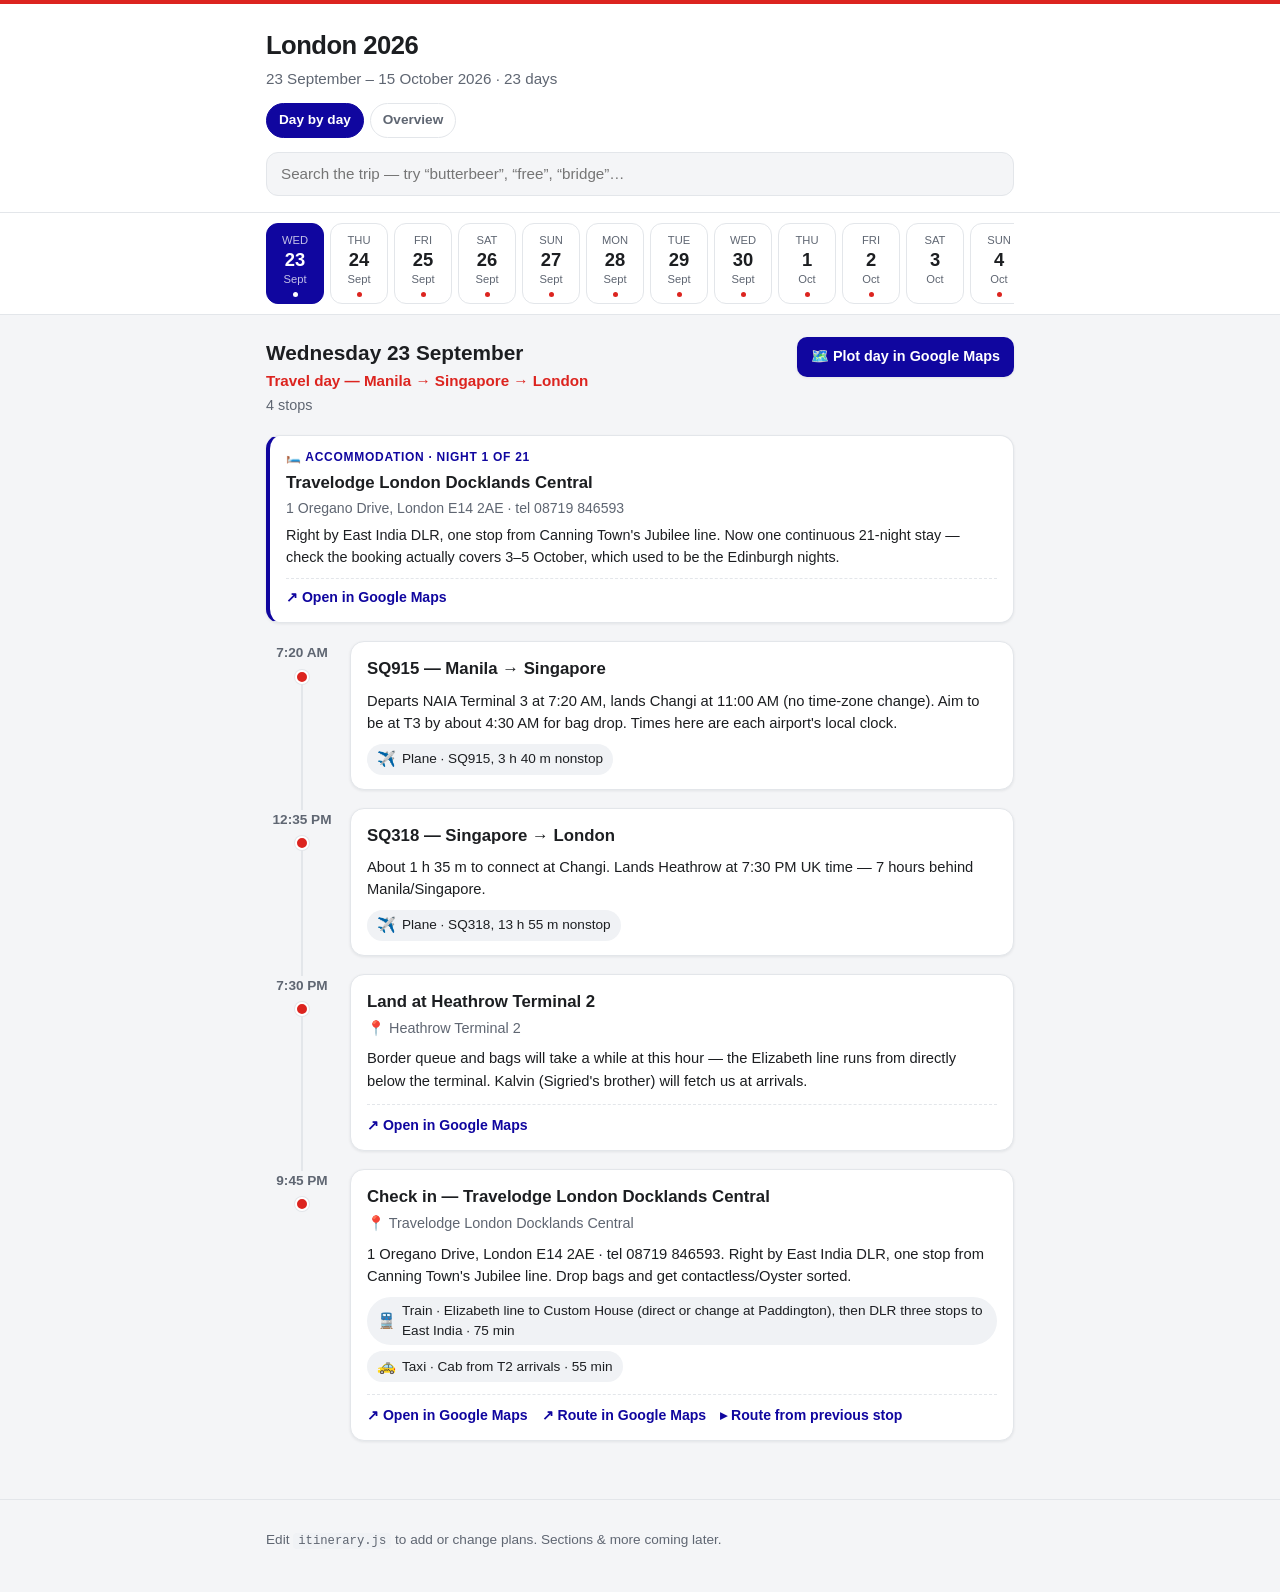
<file: index.html>
<!DOCTYPE html>
<html lang="en">
<head>
  <meta charset="UTF-8">
  <meta name="viewport" content="width=device-width, initial-scale=1.0">
  <meta name="theme-color" content="#10069f">
  <title>London 2026 — Itinerary</title>
  <link rel="icon" href="data:image/svg+xml,<svg xmlns=%22http://www.w3.org/2000/svg%22 viewBox=%220 0 100 100%22><text y=%22.9em%22 font-size=%2290%22>🚇</text></svg>">
  <link rel="stylesheet" href="styles.css">
</head>
<body>

  <header class="site-header">
    <div class="wrap">
      <h1 id="tripTitle">London 2026</h1>
      <p class="trip-dates" id="tripDates"></p>
      <nav class="view-switch">
        <span class="view-tab active" aria-current="page">Day by day</span>
        <a href="overview.html" class="view-tab">Overview</a>
      </nav>
      <div class="search">
        <input type="search" id="searchInput" class="search-input"
               placeholder="Search the trip — try “butterbeer”, “free”, “bridge”…"
               autocomplete="off" aria-label="Search the itinerary"
               aria-controls="searchResults" aria-expanded="false">
        <button type="button" id="searchClear" class="search-clear" aria-label="Clear search" hidden>✕</button>
        <div id="searchResults" class="search-results" role="listbox" hidden></div>
      </div>
    </div>
  </header>

  <nav class="day-strip-wrap" aria-label="Trip days">
    <div class="wrap">
      <div class="day-strip" id="dayStrip"></div>
    </div>
  </nav>

  <main class="wrap">
    <section id="dayView" class="day-view" aria-live="polite"></section>
  </main>

  <footer class="site-footer">
    <div class="wrap">
      <p>Edit <code>itinerary.js</code> to add or change plans. Sections &amp; more coming later.</p>
    </div>
  </footer>

  <script src="itinerary.js"></script>
  <script src="app.js"></script>
</body>
</html>
</file>
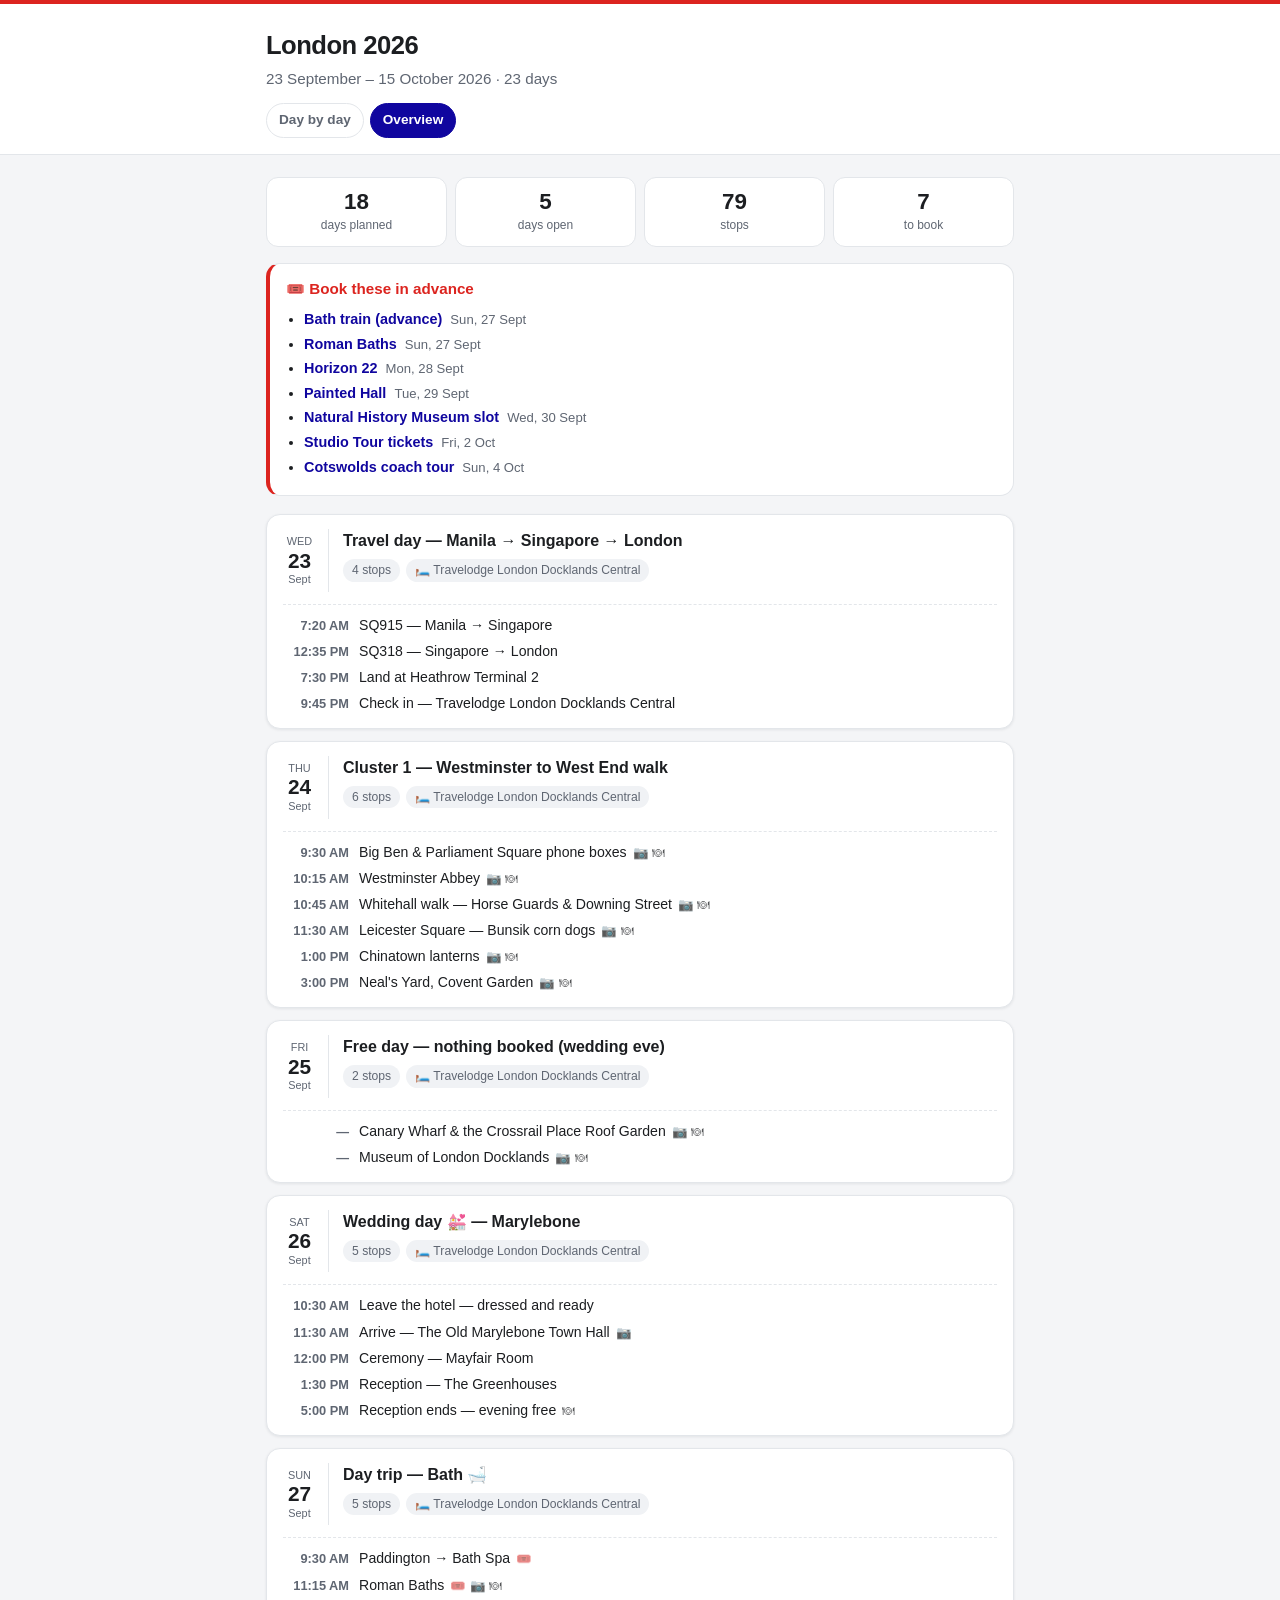
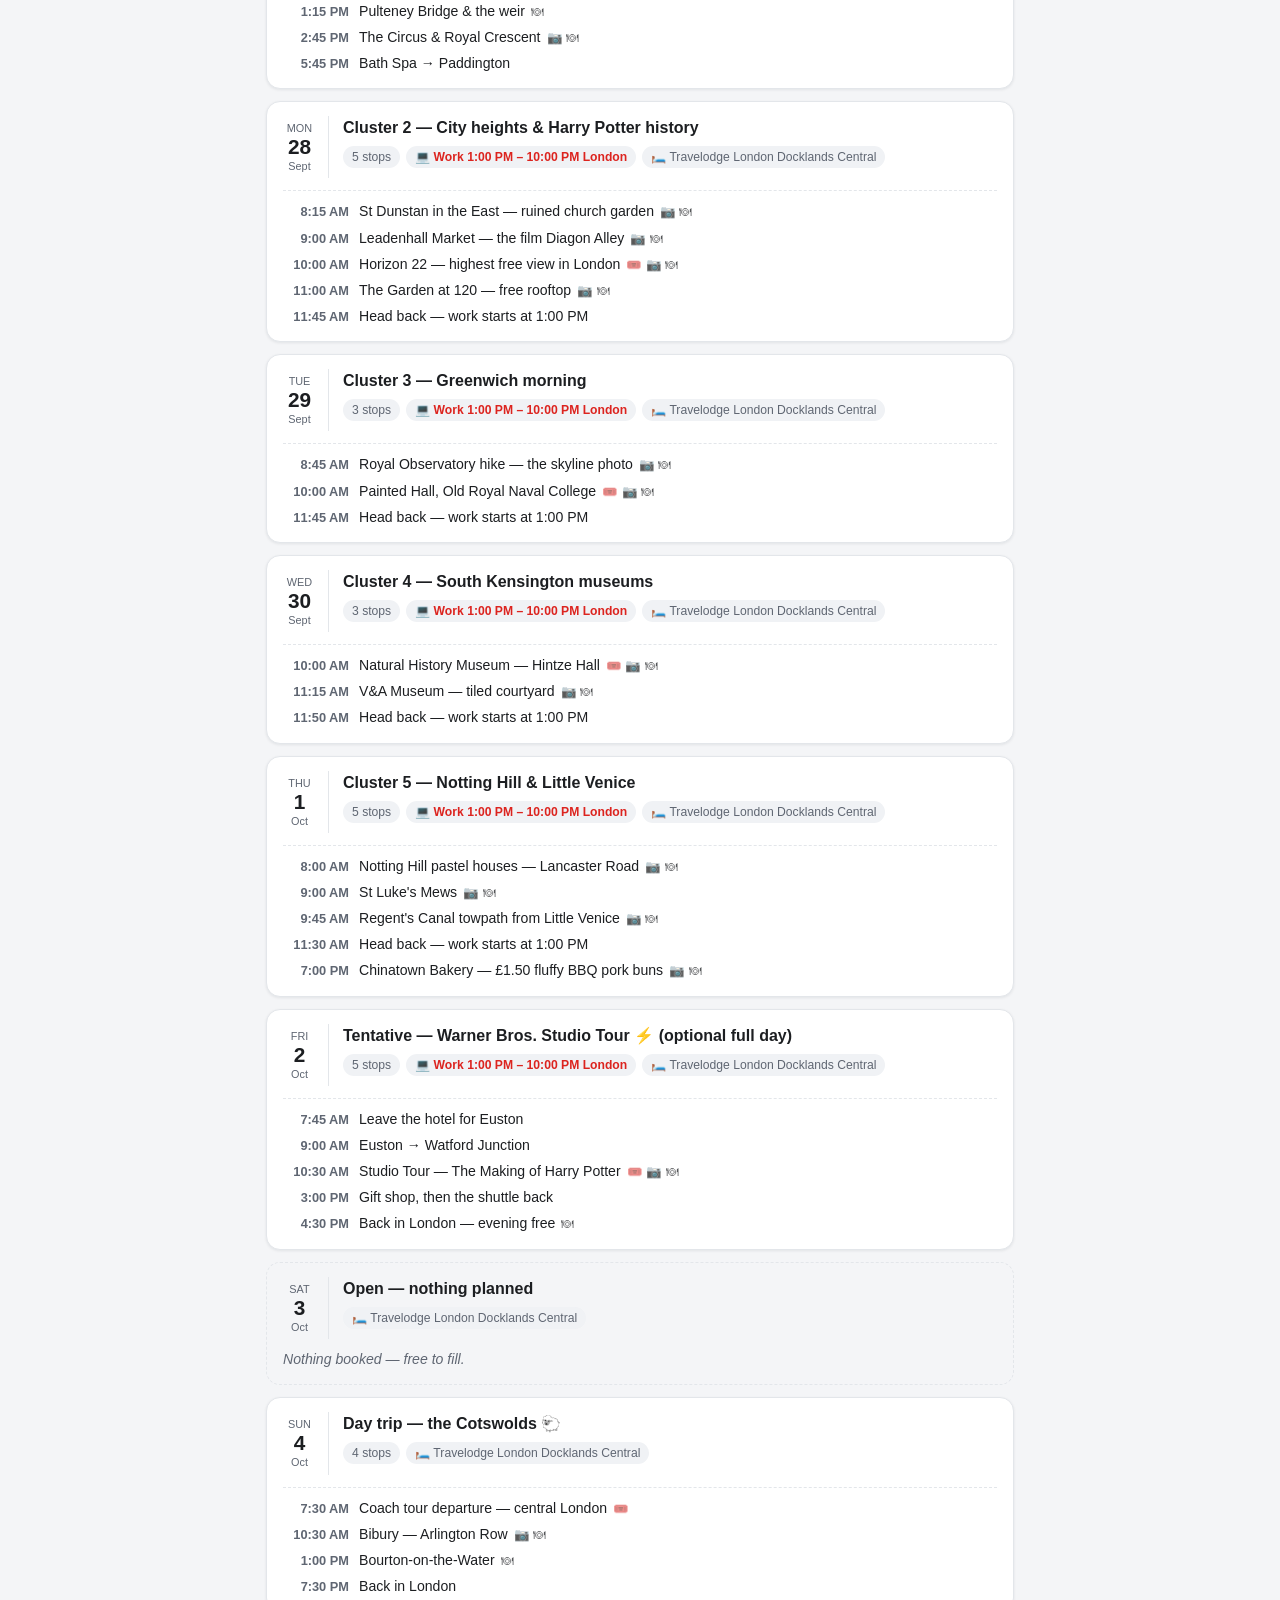
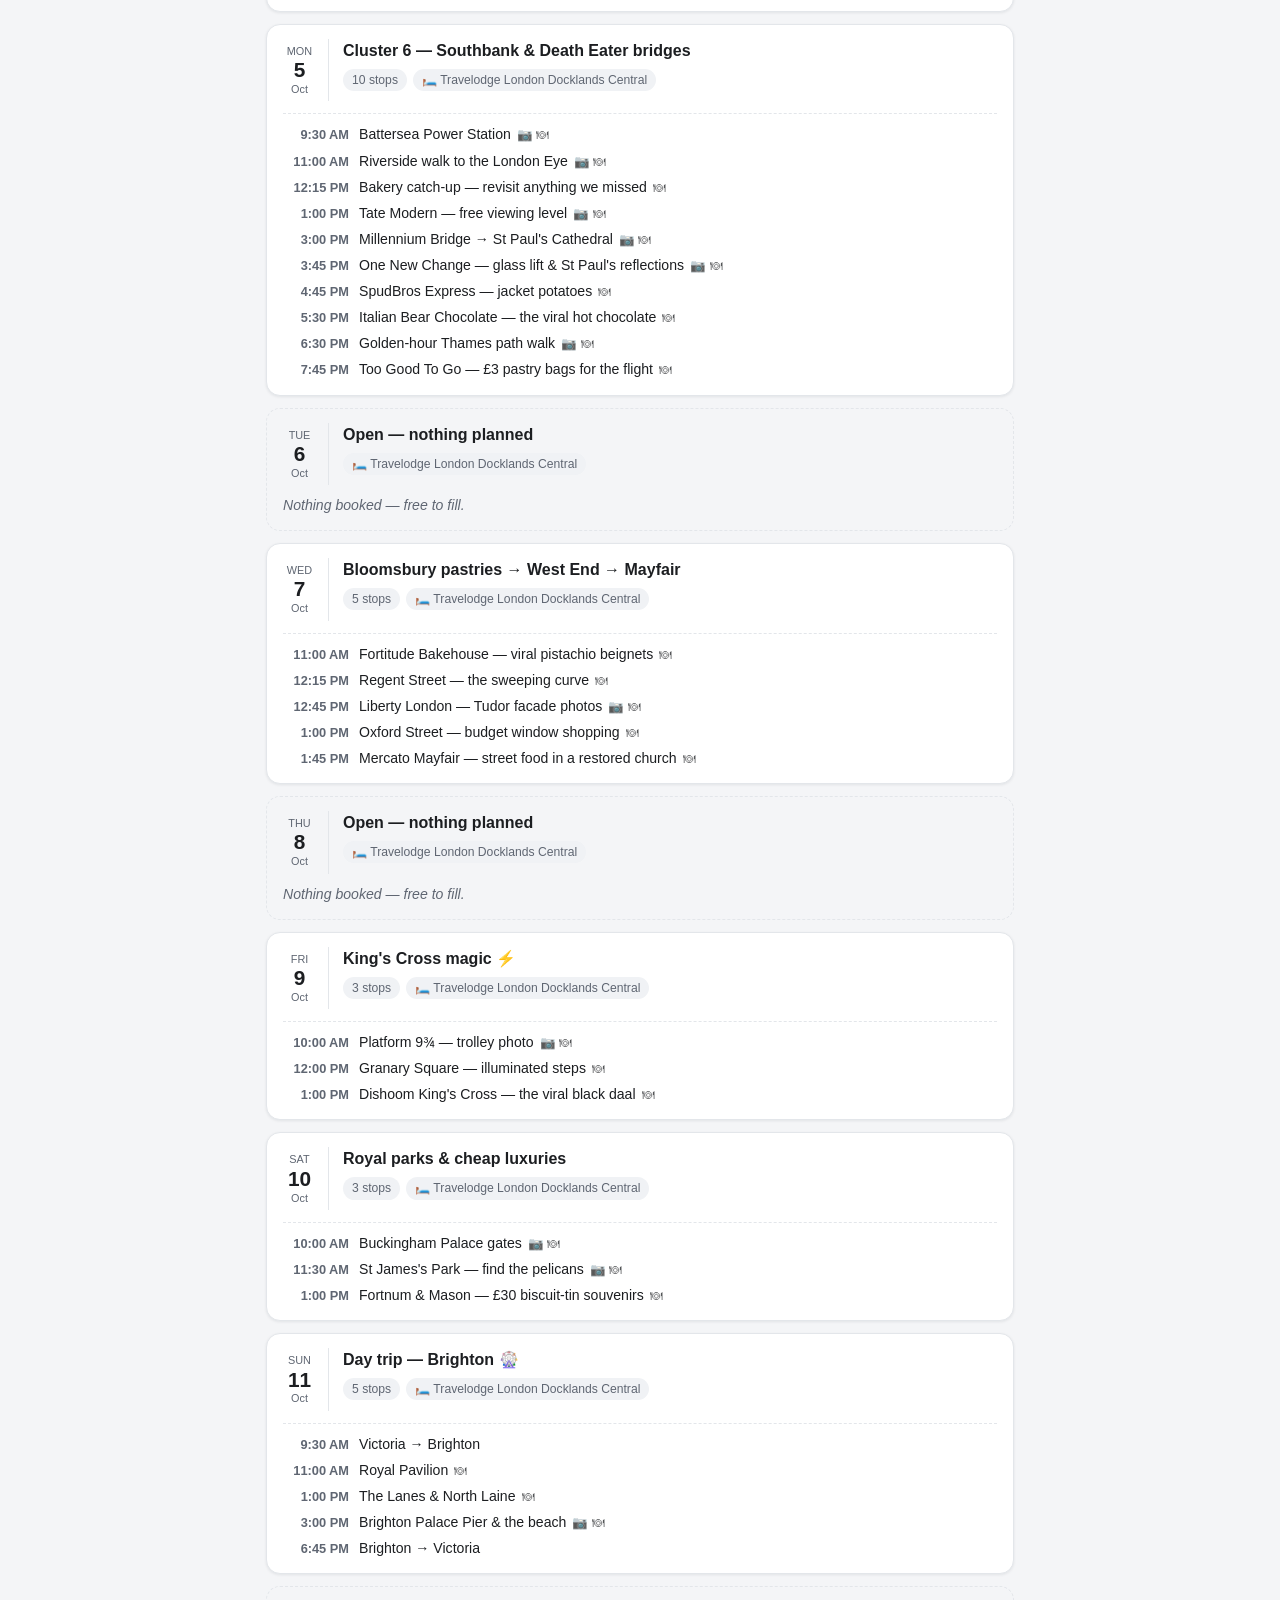
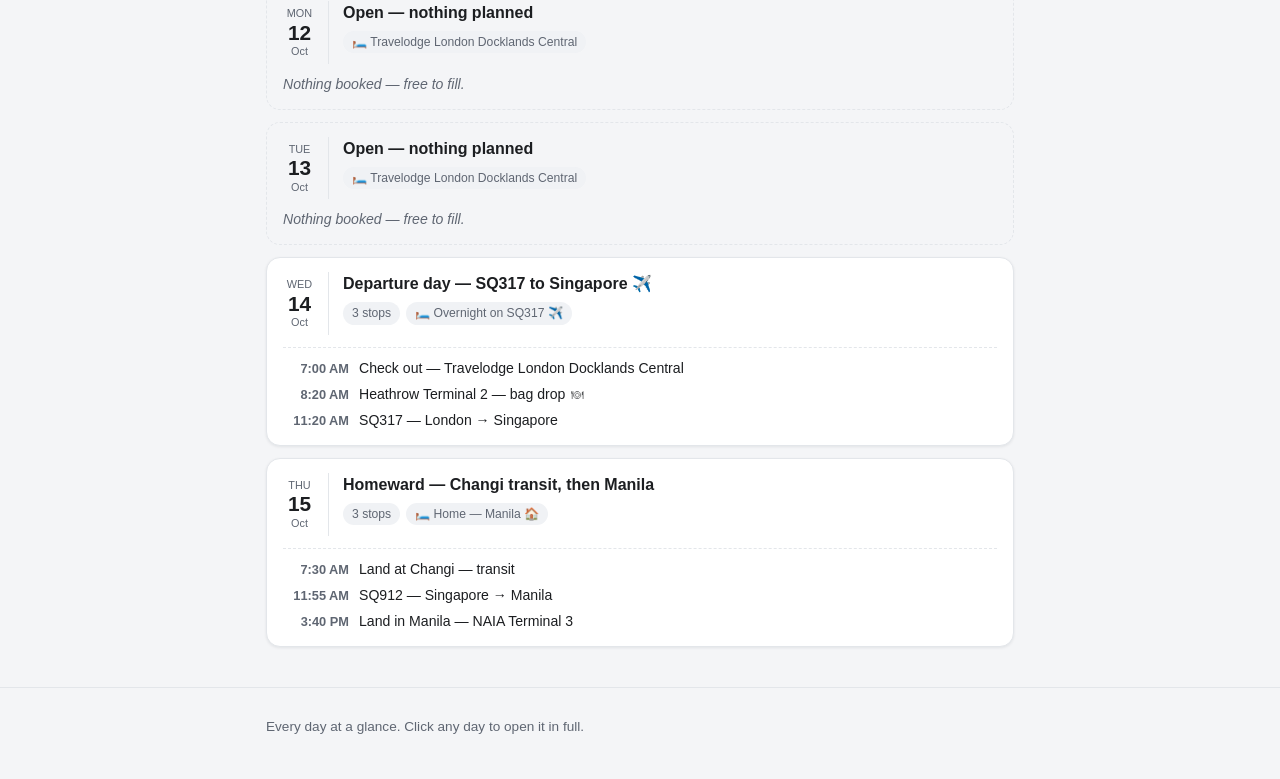
<file: overview.html>
<!DOCTYPE html>
<html lang="en">
<head>
  <meta charset="UTF-8">
  <meta name="viewport" content="width=device-width, initial-scale=1.0">
  <meta name="theme-color" content="#10069f">
  <title>Overview — London 2026</title>
  <link rel="icon" href="data:image/svg+xml,<svg xmlns=%22http://www.w3.org/2000/svg%22 viewBox=%220 0 100 100%22><text y=%22.9em%22 font-size=%2290%22>🚇</text></svg>">
  <link rel="stylesheet" href="styles.css">
</head>
<body>

  <header class="site-header">
    <div class="wrap">
      <h1 id="tripTitle">London 2026</h1>
      <p class="trip-dates" id="tripDates"></p>
      <nav class="view-switch">
        <a href="index.html" class="view-tab">Day by day</a>
        <span class="view-tab active" aria-current="page">Overview</span>
      </nav>
    </div>
  </header>

  <main class="wrap">
    <section id="overviewStats" class="ov-stats"></section>
    <section id="overviewBookings" class="ov-bookings"></section>
    <section id="overview" class="ov-list" aria-live="polite"></section>
  </main>

  <footer class="site-footer">
    <div class="wrap">
      <p>Every day at a glance. Click any day to open it in full.</p>
    </div>
  </footer>

  <script src="itinerary.js"></script>
  <script src="overview.js"></script>
</body>
</html>
</file>
<file: styles.css>
/* London trip itinerary — styles. TfL-ish palette: roundel red + Underground blue. */

:root {
  --bg: #f4f5f7;
  --surface: #ffffff;
  --text: #1c1e21;
  --muted: #5f6672;
  --line: #e3e6ea;
  --accent: #dc241f;        /* roundel red */
  --brand: #10069f;         /* Underground blue */
  --brand-contrast: #ffffff;
  --chip-bg: #f0f2f5;
  --shadow: 0 1px 3px rgba(16, 24, 40, 0.08);
}

@media (prefers-color-scheme: dark) {
  :root {
    --bg: #101214;
    --surface: #1a1d21;
    --text: #e8eaed;
    --muted: #9aa3ad;
    --line: #2a2f35;
    --accent: #ff5a52;
    --brand: #7d8bff;
    --brand-contrast: #0e1013;
    --chip-bg: #24282d;
    --shadow: 0 1px 3px rgba(0, 0, 0, 0.4);
  }
}

* { box-sizing: border-box; }

html { scroll-behavior: smooth; }

body {
  margin: 0;
  font-family: -apple-system, BlinkMacSystemFont, "Segoe UI", Roboto, Helvetica, Arial, sans-serif;
  background: var(--bg);
  color: var(--text);
  line-height: 1.5;
}

.wrap {
  max-width: 780px;
  margin: 0 auto;
  padding: 0 16px;
}

code {
  background: var(--chip-bg);
  border-radius: 4px;
  padding: 1px 5px;
  font-size: 0.9em;
}

/* ---------- header ---------- */

.site-header {
  background: var(--surface);
  border-top: 4px solid var(--accent);
  border-bottom: 1px solid var(--line);
  padding: 22px 0 16px;
}

.site-header h1 {
  margin: 0;
  font-size: 1.6rem;
  letter-spacing: -0.02em;
}

.trip-dates {
  margin: 4px 0 0;
  color: var(--muted);
  font-size: 0.95rem;
}

/* ---------- view switch (day-by-day / overview) ---------- */

.view-switch { display: flex; gap: 6px; margin-top: 12px; }

.view-tab {
  padding: 6px 12px;
  border-radius: 999px;
  border: 1px solid var(--line);
  font-size: 0.85rem;
  font-weight: 600;
  text-decoration: none;
  color: var(--muted);
  background: var(--surface);
}

.view-tab:hover { border-color: var(--brand); color: var(--text); }

.view-tab.active {
  background: var(--brand);
  border-color: var(--brand);
  color: var(--brand-contrast);
}

/* ---------- overview page ---------- */

.ov-stats {
  display: grid;
  grid-template-columns: repeat(4, 1fr);
  gap: 8px;
  padding: 22px 0 0;
}

.ov-stat {
  background: var(--surface);
  border: 1px solid var(--line);
  border-radius: 12px;
  padding: 12px 10px;
  text-align: center;
}

.ov-stat-num { display: block; font-size: 1.4rem; font-weight: 700; line-height: 1.1; }
.ov-stat-label { display: block; font-size: 0.75rem; color: var(--muted); margin-top: 2px; }

.ov-bookings {
  background: var(--surface);
  border: 1px solid var(--line);
  border-left: 4px solid var(--accent);
  border-radius: 14px;
  padding: 14px 16px;
  margin-top: 16px;
}

.ov-bookings-title { margin: 0 0 8px; font-size: 0.95rem; color: var(--accent); }

.ov-booking-list { margin: 0; padding-left: 18px; font-size: 0.9rem; }
.ov-booking-list li { margin-bottom: 3px; }

.ov-booking-link { color: var(--brand); font-weight: 600; text-decoration: none; }
.ov-booking-link:hover { text-decoration: underline; }
.ov-booking-day { color: var(--muted); font-size: 0.82rem; margin-left: 8px; }

.ov-list { padding: 18px 0 40px; display: grid; gap: 12px; }

.ov-day {
  background: var(--surface);
  border: 1px solid var(--line);
  border-radius: 14px;
  padding: 14px 16px;
  box-shadow: var(--shadow);
}

.ov-day-open { border-style: dashed; background: transparent; box-shadow: none; }

.ov-day-head {
  display: flex;
  gap: 14px;
  align-items: flex-start;
  text-decoration: none;
  color: inherit;
}

.ov-day-head:hover .ov-title { color: var(--brand); }

.ov-date {
  flex: 0 0 auto;
  display: grid;
  justify-items: center;
  min-width: 46px;
  padding: 4px 0;
  border-right: 1px solid var(--line);
  padding-right: 12px;
}

.ov-dow { font-size: 0.68rem; text-transform: uppercase; color: var(--muted); }
.ov-dom { font-size: 1.3rem; font-weight: 700; line-height: 1.05; }
.ov-mon { font-size: 0.68rem; color: var(--muted); }

.ov-head-text { min-width: 0; }

.ov-title { margin: 0; font-size: 1rem; }

.ov-badges { display: flex; flex-wrap: wrap; gap: 6px; margin-top: 6px; }

.ov-badge {
  background: var(--chip-bg);
  border-radius: 999px;
  padding: 2px 9px;
  font-size: 0.76rem;
  color: var(--muted);
}

.ov-badge-work { color: var(--accent); font-weight: 600; }
.ov-badge-stay { max-width: 100%; overflow: hidden; text-overflow: ellipsis; white-space: nowrap; }

.ov-empty { margin: 10px 0 0; font-size: 0.88rem; color: var(--muted); font-style: italic; }

.ov-stops {
  list-style: none;
  margin: 12px 0 0;
  padding: 10px 0 0;
  border-top: 1px dashed var(--line);
  display: grid;
  gap: 5px;
}

.ov-stop { display: flex; gap: 10px; font-size: 0.88rem; align-items: baseline; }

.ov-stop-time {
  flex: 0 0 66px;
  color: var(--muted);
  font-size: 0.8rem;
  font-weight: 600;
  text-align: right;
}

.ov-stop-body { min-width: 0; }
.ov-stop-title { }
.ov-stop-marks { margin-left: 6px; font-size: 0.78rem; opacity: 0.75; }

@media (max-width: 480px) {
  .ov-stats { grid-template-columns: repeat(2, 1fr); }
  .ov-stop-time { flex-basis: 58px; }
}

/* ---------- search ---------- */

.search { position: relative; margin-top: 14px; }

.search-input {
  width: 100%;
  padding: 10px 36px 10px 14px;
  border: 1px solid var(--line);
  border-radius: 12px;
  background: var(--bg);
  color: var(--text);
  font: inherit;
  font-size: 0.95rem;
}

.search-input:focus {
  outline: none;
  border-color: var(--brand);
  box-shadow: 0 0 0 3px color-mix(in srgb, var(--brand) 25%, transparent);
}

.search-clear {
  position: absolute;
  top: 50%;
  right: 10px;
  transform: translateY(-50%);
  border: none;
  background: none;
  color: var(--muted);
  font-size: 1rem;
  line-height: 1;
  cursor: pointer;
  padding: 4px;
}

.search-clear:hover { color: var(--text); }

.search-results {
  position: absolute;
  z-index: 30;
  top: calc(100% + 6px);
  left: 0;
  right: 0;
  max-height: 60vh;
  overflow-y: auto;
  background: var(--surface);
  border: 1px solid var(--line);
  border-radius: 12px;
  box-shadow: 0 8px 24px rgba(0, 0, 0, 0.18);
  padding: 6px;
}

.search-count,
.search-empty {
  margin: 0;
  padding: 8px 10px;
  font-size: 0.82rem;
  color: var(--muted);
}

.search-hit {
  display: block;
  width: 100%;
  text-align: left;
  border: none;
  background: none;
  color: var(--text);
  font: inherit;
  padding: 8px 10px;
  border-radius: 8px;
  cursor: pointer;
}

.search-hit:hover,
.search-hit:focus-visible { background: var(--chip-bg); }

.search-hit-title { display: block; font-weight: 600; font-size: 0.92rem; }

.search-hit-meta { display: block; font-size: 0.8rem; color: var(--muted); margin-top: 1px; }

/* flash the stop you jumped to from search */
@keyframes stop-flash {
  0%, 100% { box-shadow: var(--shadow); }
  30%      { box-shadow: 0 0 0 3px var(--brand); }
}

.stop-card.flash { animation: stop-flash 1.6s ease-in-out; }

/* ---------- day strip ---------- */

.day-strip-wrap {
  position: sticky;
  top: 0;
  z-index: 10;
  background: var(--surface);
  border-bottom: 1px solid var(--line);
}

.day-strip {
  display: flex;
  gap: 6px;
  overflow-x: auto;
  padding: 10px 0;
  scrollbar-width: thin;
}

.day-chip {
  flex: 0 0 auto;
  display: grid;
  justify-items: center;
  gap: 1px;
  min-width: 58px;
  padding: 8px 6px 6px;
  border: 1px solid var(--line);
  border-radius: 12px;
  background: var(--surface);
  color: var(--text);
  font: inherit;
  cursor: pointer;
}

.day-chip:hover { border-color: var(--brand); }

.day-chip .dow { font-size: 0.7rem; text-transform: uppercase; color: var(--muted); }
.day-chip .dom { font-size: 1.15rem; font-weight: 700; line-height: 1.1; }
.day-chip .mon { font-size: 0.7rem; color: var(--muted); }

.day-chip .dot {
  width: 5px;
  height: 5px;
  margin-top: 3px;
  border-radius: 50%;
  background: transparent;
}

.day-chip .dot.has-items { background: var(--accent); }

.day-chip.selected {
  background: var(--brand);
  border-color: var(--brand);
  color: var(--brand-contrast);
}

.day-chip.selected .dow,
.day-chip.selected .mon { color: var(--brand-contrast); opacity: 0.75; }
.day-chip.selected .dot.has-items { background: var(--brand-contrast); }

/* ---------- day view ---------- */

.day-view { padding: 22px 0 40px; }

.day-header {
  display: flex;
  flex-wrap: wrap;
  align-items: flex-start;
  justify-content: space-between;
  gap: 12px;
  margin-bottom: 18px;
}

.day-header h2 { margin: 0; font-size: 1.3rem; }

.day-label { margin: 2px 0 0; color: var(--accent); font-weight: 600; font-size: 0.95rem; }

.day-count { margin: 2px 0 0; color: var(--muted); font-size: 0.9rem; }

.day-note { margin: 8px 0 0; font-size: 0.92rem; max-width: 60ch; }

.day-booking {
  margin: 8px 0 0;
  font-size: 0.88rem;
  font-weight: 600;
  color: var(--accent);
  max-width: 60ch;
}

/* ---------- booking flag ---------- */

.booking {
  margin: 8px 0 0;
  padding: 8px 12px;
  border-radius: 10px;
  font-size: 0.87rem;
  background: var(--chip-bg);
  border-left: 3px solid var(--muted);
}

.booking-required { border-left-color: var(--accent); }

.booking-label {
  display: block;
  font-weight: 700;
  color: var(--accent);
}

.booking-recommended .booking-label { color: var(--muted); }

.booking-notes { display: block; margin-top: 2px; }

.booking-via {
  display: block;
  margin-top: 4px;
  font-size: 0.82rem;
  color: var(--muted);
}

.day-actions { display: flex; flex-direction: column; gap: 8px; }

.btn {
  display: inline-block;
  background: var(--brand);
  color: var(--brand-contrast);
  text-decoration: none;
  font-weight: 600;
  font-size: 0.9rem;
  padding: 9px 14px;
  border-radius: 10px;
  box-shadow: var(--shadow);
}

.btn:hover { filter: brightness(1.1); }

/* ---------- work hours ---------- */

.work-card {
  background: var(--surface);
  border: 1px solid var(--line);
  border-left: 4px solid var(--accent);
  border-radius: 14px;
  padding: 12px 16px 14px;
  margin-bottom: 12px;
  box-shadow: var(--shadow);
}

.work-kicker {
  margin: 0;
  font-size: 0.75rem;
  font-weight: 700;
  text-transform: uppercase;
  letter-spacing: 0.06em;
  color: var(--accent);
}

.work-hours { margin: 4px 0 0; font-size: 1.05rem; }

.work-meta { margin: 3px 0 0; font-size: 0.88rem; color: var(--muted); }

.work-deadline {
  margin: 8px 0 0;
  font-size: 0.9rem;
  font-weight: 600;
}

.work-notes { margin: 6px 0 0; font-size: 0.9rem; }

/* ---------- accommodation ---------- */

.stay-card {
  background: var(--surface);
  border: 1px solid var(--line);
  border-left: 4px solid var(--brand);
  border-radius: 14px;
  padding: 12px 16px 14px;
  margin-bottom: 18px;
  box-shadow: var(--shadow);
}

.stay-kicker {
  margin: 0;
  font-size: 0.75rem;
  font-weight: 700;
  text-transform: uppercase;
  letter-spacing: 0.06em;
  color: var(--brand);
}

.stay-name { margin: 4px 0 0; font-size: 1.05rem; }

.stay-meta { margin: 3px 0 0; font-size: 0.88rem; color: var(--muted); }

.stay-notes { margin: 6px 0 0; font-size: 0.9rem; }

.stay-card .stop-links { margin-top: 10px; padding-top: 8px; }

/* ---------- timeline ---------- */

.timeline {
  list-style: none;
  margin: 0;
  padding: 0;
}

.stop {
  display: grid;
  grid-template-columns: 72px 1fr;
  gap: 12px;
  position: relative;
  padding-bottom: 18px;
}

/* vertical line through the time column */
.stop::before {
  content: "";
  position: absolute;
  left: 35px;
  top: 30px;
  bottom: -2px;
  width: 2px;
  background: var(--line);
}

.stop:last-child::before { display: none; }

.stop-time {
  position: relative;
  text-align: center;
  font-weight: 700;
  font-size: 0.85rem;
  padding-top: 2px;
  color: var(--muted);
}

.stop-time::after {
  content: "";
  display: block;
  width: 10px;
  height: 10px;
  margin: 6px auto 0;
  border-radius: 50%;
  background: var(--accent);
  border: 2px solid var(--surface);
  box-shadow: 0 0 0 1px var(--line);
}

.stop-card {
  background: var(--surface);
  border: 1px solid var(--line);
  border-radius: 14px;
  padding: 14px 16px;
  box-shadow: var(--shadow);
}

.stop-title { margin: 0; font-size: 1.05rem; }

.stop-place { margin: 4px 0 0; font-size: 0.9rem; color: var(--muted); }

.stop-notes { margin: 8px 0 0; font-size: 0.92rem; }

.photos {
  display: flex;
  flex-wrap: wrap;
  gap: 10px;
  margin-top: 10px;
}

.photo {
  display: block;
  width: 132px;
  text-decoration: none;
  color: var(--muted);
}

.photo img {
  display: block;
  width: 100%;
  height: 132px;
  object-fit: cover;
  border-radius: 10px;
  border: 1px solid var(--line);
  background: var(--chip-bg);
}

.photo:hover img { filter: brightness(1.08); }

.photo-caption {
  display: block;
  margin-top: 4px;
  font-size: 0.75rem;
  line-height: 1.35;
}

.transport {
  display: flex;
  flex-wrap: wrap;
  gap: 6px;
  margin-top: 10px;
}

.chip {
  display: inline-flex;
  align-items: center;
  gap: 6px;
  background: var(--chip-bg);
  border-radius: 999px;
  padding: 4px 10px;
  font-size: 0.85rem;
}

.chip-emoji { font-size: 0.95rem; }

/* ---------- collapsible extras ---------- */

.extras {
  display: flex;
  flex-direction: column;
  gap: 6px;
  margin-top: 10px;
}

.extra {
  border: 1px solid var(--line);
  border-radius: 10px;
  background: var(--chip-bg);
  padding: 0 12px;
}

.extra summary {
  cursor: pointer;
  padding: 8px 0;
  font-size: 0.85rem;
  font-weight: 600;
  list-style: none;
}

.extra summary::-webkit-details-marker { display: none; }

.extra summary::before {
  content: "▸ ";
  color: var(--muted);
}

.extra[open] summary::before { content: "▾ "; }

.extra summary:hover { color: var(--brand); }

.extra-list {
  margin: 0;
  padding: 0 0 10px 18px;
  font-size: 0.88rem;
}

.extra-list li { margin-bottom: 8px; }
.extra-list li:last-child { margin-bottom: 0; }

.extra-title { display: block; font-weight: 600; }
.extra-where { display: block; font-size: 0.82rem; color: var(--muted); }
.extra-notes { display: block; margin-top: 2px; }

.stop-links {
  display: flex;
  flex-wrap: wrap;
  gap: 14px;
  margin-top: 12px;
  padding-top: 10px;
  border-top: 1px dashed var(--line);
}

.maps-link {
  color: var(--brand);
  font-weight: 600;
  font-size: 0.88rem;
  text-decoration: none;
}

.maps-link:hover { text-decoration: underline; }

.maps-link::before { content: "↗ "; }

/* expandable embedded route map */

.map-toggle {
  background: none;
  border: none;
  padding: 0;
  color: var(--brand);
  font: inherit;
  font-weight: 600;
  font-size: 0.88rem;
  cursor: pointer;
}

.map-toggle:hover { text-decoration: underline; }

.map-toggle::before { content: "▸ "; }
.map-toggle.open::before { content: "▾ "; }

.map-embed { margin-top: 12px; }

.map-embed iframe {
  display: block;
  width: 100%;
  height: 320px;
  border: 1px solid var(--line);
  border-radius: 10px;
  background: var(--chip-bg);
}

.map-embed.collapsed { display: none; }

/* ---------- empty state ---------- */

.empty {
  background: var(--surface);
  border: 1px dashed var(--line);
  border-radius: 14px;
  padding: 28px 20px;
  text-align: center;
  color: var(--muted);
}

.empty p { margin: 0; }

.empty .hint { margin-top: 6px; font-size: 0.9rem; }

/* ---------- footer ---------- */

.site-footer {
  border-top: 1px solid var(--line);
  padding: 16px 0 28px;
  color: var(--muted);
  font-size: 0.85rem;
}

@media (max-width: 480px) {
  .stop { grid-template-columns: 64px 1fr; }
  .stop::before { left: 31px; }
  .site-header h1 { font-size: 1.35rem; }
}
</file>
